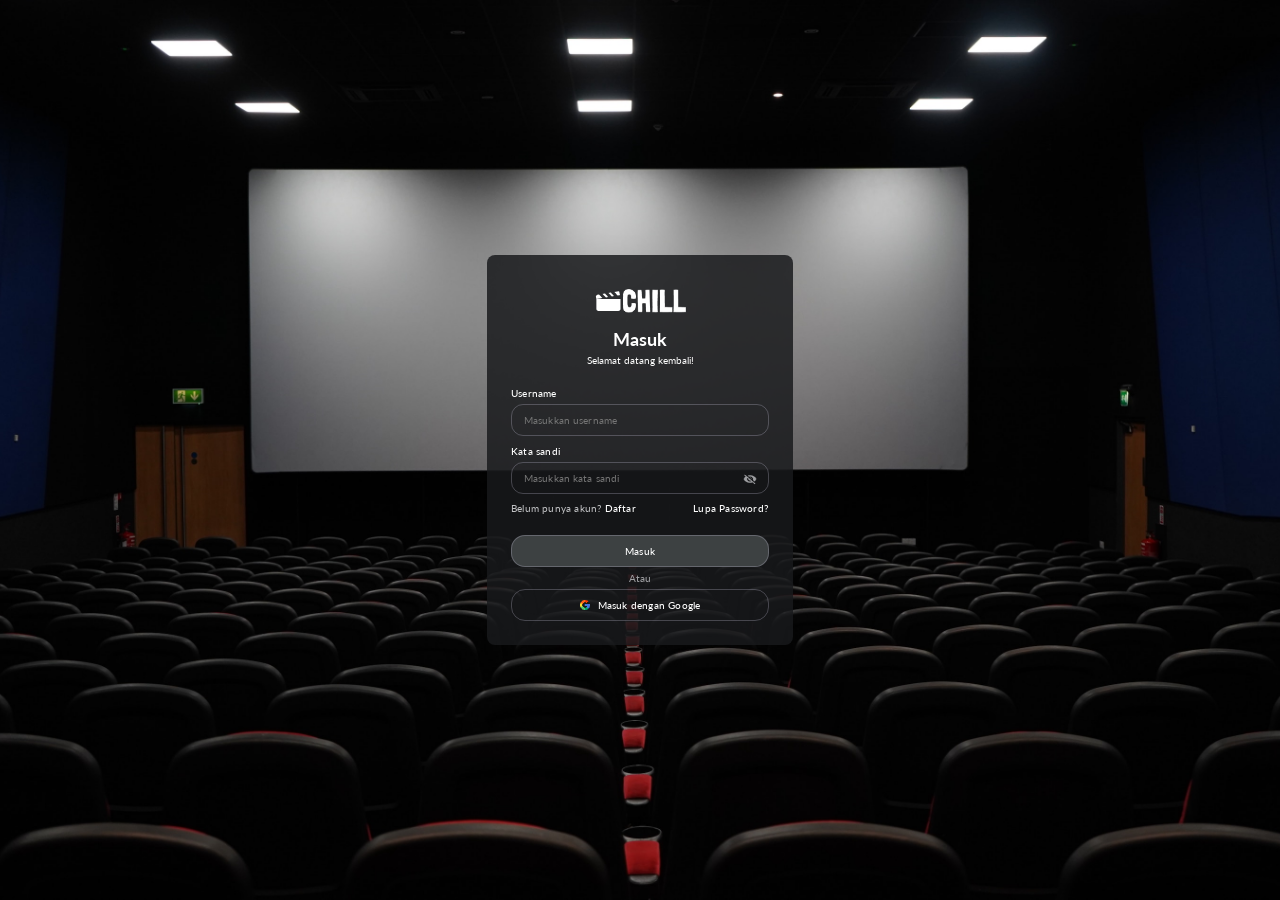
<file: Pages/login.html>
<!DOCTYPE html>
<html lang="en">
<head>
    <meta charset="UTF-8">
    <meta name="viewport" content="width=device-width, initial-scale=1.0">
    <title>Chill - Masuk</title>

    <link rel="icon" type="image/x-icon" href="../Images/CHILL.png">
    <link rel="stylesheet" href="../Style/authentication.css">
</head>
<body class="login-bg">
    
    <main>
    
        <!-- Chill Logo -->
        <div class="top-container">
            <img class="logo" src="../Images/movie-open.png" alt="Movie Open">
            <img class="logo-text" src="../Images/CHILL.png" alt="Chill App Logo">
        </div>
        
        <!-- Welcome Message -->
         <div class="welcome-message">
             <h1>Masuk</h1>
             <p>Selamat datang kembali!</p>
         </div>

        <!-- Form -->
        <form action="#" method="post">
            
            <!-- Username Container-->
            <div class="form">
                <label for="username">Username</label>
                <input  
                type="text" 
                id="username" 
                name="username" 
                placeholder="Masukkan username" 
                required>
            </div>

            <!-- Password -->
            <div class="form">
                <label for="password">Kata sandi</label>

                <input 
                type="password" 
                id="password" 
                name="password" 
                placeholder="Masukkan kata sandi" 
                required>
                <img src="../Images/hidden-pw.png" alt="Show Password">
            </div>

            <!-- Action -->
            <div class="relog-action">
                <p>Belum punya akun? <a href="./register.html">Daftar</a></p>
                <p><a href="#">Lupa Password?</a></p>
            </div>

            <!-- Login Button -->
            <div class="login-button">

                <a class="login" href="./main.html" type="submit">
                    Masuk
                </a>

                <p>Atau</p>
                
                <button class="google-login">
                    <img src="../Images/google-logo.png" alt="Google Logo">
                    Masuk dengan Google
                </button>

            </div>

        </form>
        
    </main>
    
</body>
</html>
</file>
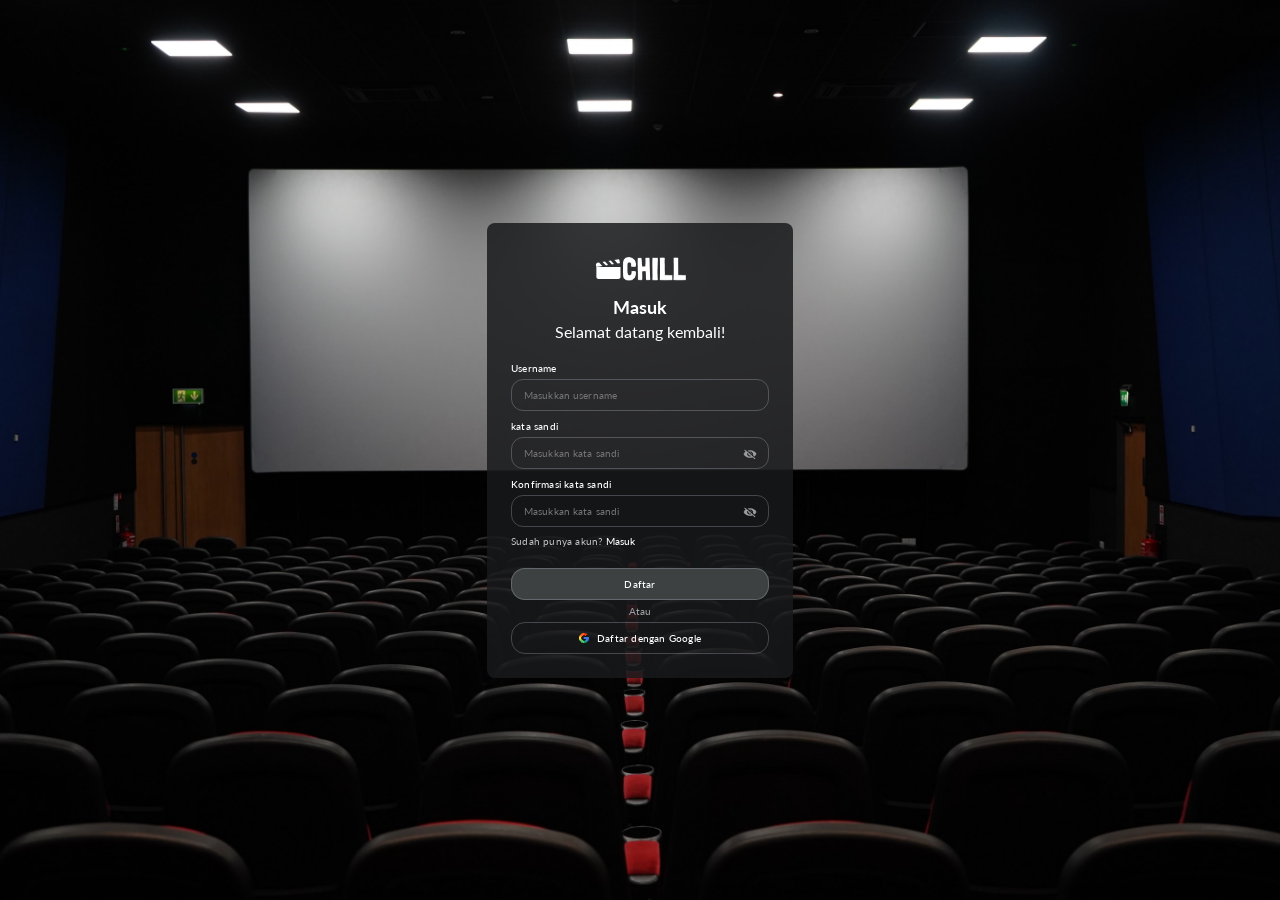
<file: Pages/register.html>
<!DOCTYPE html>
<html lang="en">
<head>
    <meta charset="UTF-8">
    <meta name="viewport" content="width=device-width, initial-scale=1.0">
    <title>Chill - Masuk</title>
    <link rel="icon" type="image/x-icon" href="../Images/CHILL.png">

    <link rel="stylesheet" href="../Style/authentication.css">
</head>
<body class="register-bg">
    <main>

        <!-- Chill Logo -->
        <div class="top-container">
            <img class="logo" src="../Images/movie-open.png" alt="Movie Open">
            <img class="logo-text" src="../Images/CHILL.png" alt="Chill App Logo">
        </div>
        
        <!-- Welcome Message -->
         <div class="welcome-message">
             <h1>Masuk</h1>
             <p1>Selamat datang kembali!</p1>
         </div>

    <!-- Form -->
    <form action="" method="post">
        <!-- Username Container-->
        <div class="form">
            <label for="username">Username</label>
            <input  type="text" id="username" name="username" placeholder="Masukkan username" required>
            <!-- for harus sama dengan id -->
        </div>
        
         <!-- Password -->
         <div class="form">
             <label for="password"> kata sandi</label>
             <input type="password" id="password" name="password" placeholder="Masukkan kata sandi" required>
             <img src="../Images/hidden-pw.png" alt="Show Password">
         </div>

        <!-- Password -->
         <div class="form">
             <label for="password-confimation">Konfirmasi kata sandi</label>
             <input type="password" id="password-confirmation" name="password" placeholder="Masukkan kata sandi" required>
             <img src="../Images/hidden-pw.png" alt="Show Password">
         </div>

         <!-- Login Action -->
        <div class="relog-action">
            <p>Sudah punya akun? <a href="./login.html">Masuk</a></p>
        </div>

        <!-- Register Button -->
        <div class="login-button">
            <a class="login" href="./main.html" type="submit">Daftar</a>
            <p>Atau</p>
            <button class="google-login">
                <img src="../Images/google-logo.png" alt="Google Logo">Daftar dengan Google
            </button>
        </div>
    </form>
    </main>
</body>
</html>
</file>
<file: Style/authentication.css>
@import url("./global.css");

body {

    background-size: cover;
    background-position: center;
    background-repeat: no-repeat;
    min-height: 100vh;

    display: flex;
    flex-direction: column;
    justify-content: center;
    align-items: center;
    padding: 27px;
}

.login-bg{
    background-image: url("../Images/bg-auth.jpg");
}

.register-bg{
    background-image: url("../Images/register-bg.jpg");
}

main {
    background-color: rgba(24, 26, 28, 0.84);
    width: 100%;
    /* heightnya mengikuti isi formnya */
    padding: 24px;
    border-radius: 8px;
}

.top-container {
    display: flex;
    justify-content: center;
    margin-top: 10px;
}

.logo {
    width: 29px;    
}

.logo-text {
    width: 63px;
    height: 24px;
}

.welcome-message {
    display: flex;
    flex-direction: column;
    align-items: center;
    color: white;
    margin-top: 15px;
    gap: 4px;
    margin-bottom: 20px;
}

.welcome-message h1 {
    font-size: 18px;
    font-weight: 700;
}

.welcome-message p {
    font-size: 10px;
}

.form{ 
    margin-top: 8px;
    display: flex;
    flex-direction: column;
    gap: 4px;
    position: relative;
}

.form label {
    color: rgba(255, 255, 255, 1);
    font-size: 10px;
    font-weight: 500;
    line-height: 140%;
    letter-spacing: 0.2px;
}

.form input {
    background-color: transparent;
    border-radius: 12px;
    border: 0.5px solid rgba(231, 227, 252, 0.23);
    padding: 8px 12px;

    font-weight: 400;
    line-height: 140%;
    letter-spacing: 0.12px;
    font-size: 10px;
    color: rgba(193, 194, 196, 1);
}

.form img {
    height: 12px;
    width: 14px;
    position: absolute;
    top: 29px;
    right: 12px;
}

.relog-action {
    display: flex;
    font-size: 10px;
    justify-content: space-between;

    line-height: 140%;
    letter-spacing: 0.2px;
    margin: 7px 0px 20px 0px;
}

.relog-action p {
    color: rgba(193, 194, 196, 1);
    font-weight: 400;
}

.relog-action a {
    color: white;
    text-decoration: none;
    font-weight: 500;
}

.login-button {
    display: flex;
    flex-direction: column;
}

.login {
    border: 0.58px solid rgba(231, 227, 252, 0.23);
    border-radius: 14px;
    padding: 8px 12px 8px 12px;
    display: flex;
    justify-content: center;

    font-weight: 500;
    font-size: 10px;
    line-height: 140%;
    letter-spacing: 0.2px;
    color: white;
    background-color: rgba(61, 65, 66, 1);
    text-decoration: none;
}

.login:hover,
.google-login:hover {
    background-color: rgb(80, 93, 95);
    cursor: pointer;
}

 

.login-button p {
    display: flex;
    justify-content: center;
    margin: 4px 0px;

    font-size: 10px;
    font-weight: 500;
    line-height: 140%;
    letter-spacing: 0.2px;
    color: rgba(157, 158, 161, 1);
}

.google-login {
    display: flex;
    justify-content: center;
    align-items: center;
    border: 0.58px solid rgba(231, 227, 252, 0.23);;
    border-radius: 14px;
    padding: 8px 12px 8px 12px;
    gap: 8px;

    font-weight: 500;
    font-size: 10px;
    line-height: 140%;
    letter-spacing: 0.2px;
    color: white;
    background-color: transparent;
}

.google-login img {
    width: 10px;
}

@media screen and (min-width: 320px) {
    main {
        width: 90%;
        max-width: 306px;
    }
}
</file>
